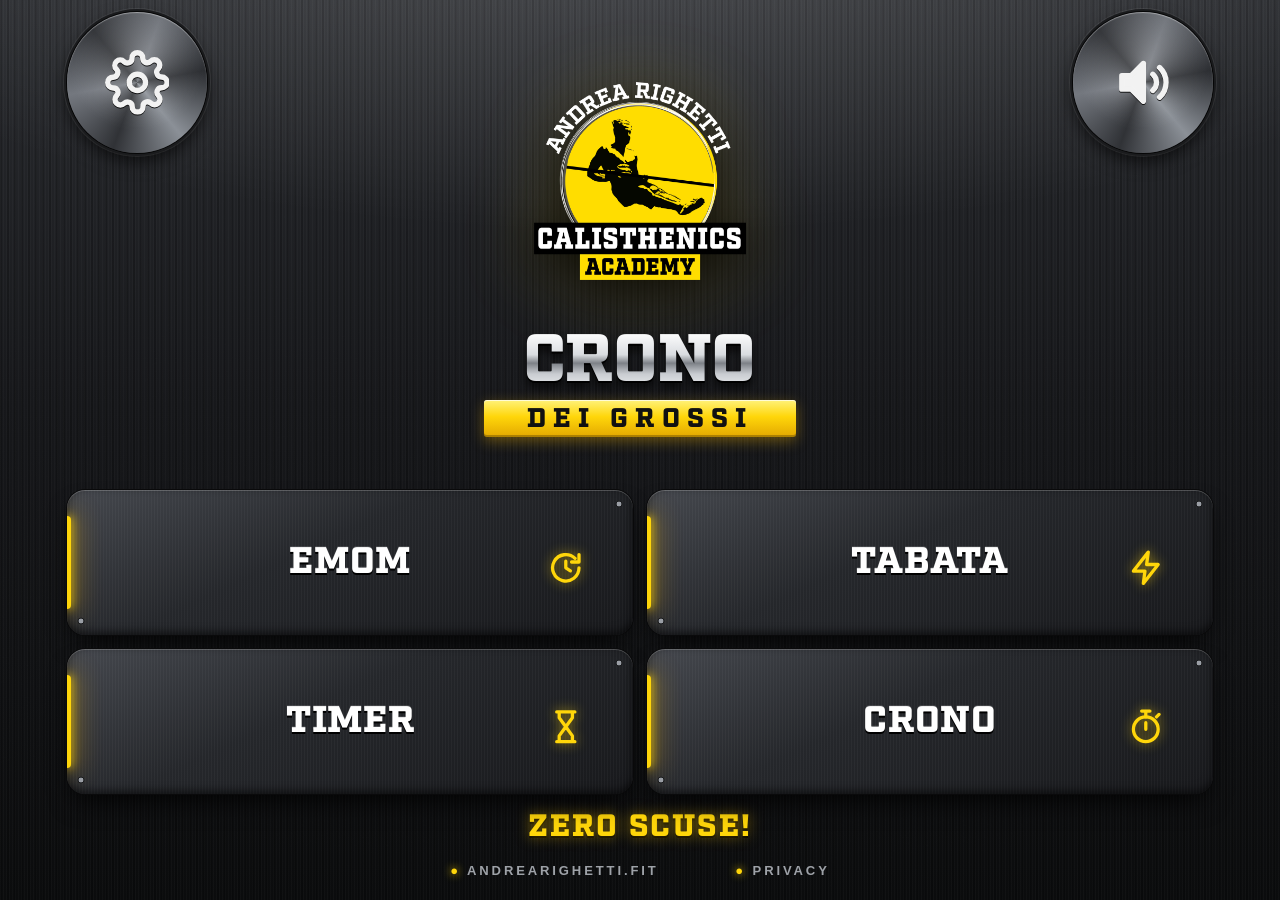
<file: index.html>
<!doctype html>
<html lang="it">
<head>
<meta charset="utf-8">
<meta name="viewport" content="width=device-width, initial-scale=1, viewport-fit=cover">
<meta name="theme-color" content="#0a0a0a">
<meta name="apple-mobile-web-app-capable" content="yes">
<meta name="mobile-web-app-capable" content="yes">
<meta name="apple-mobile-web-app-status-bar-style" content="black-translucent">
<meta name="apple-mobile-web-app-title" content="Crono dei Grossi">
<meta name="description" content="Il timer per gli allenamenti di Andrea Righetti Calisthenics Academy: EMOM, TABATA, TIMER e CRONO.">
<title>Crono dei Grossi</title>
<link rel="manifest" href="manifest.webmanifest">
<link rel="apple-touch-icon" href="assets/icona-180.png">
<link rel="icon" type="image/png" href="assets/icona-192.png">
<link rel="preload" href="assets/Factoria-W00-Black.ttf" as="font" type="font/ttf" crossorigin>
<link rel="stylesheet" href="css/base.css">
<link rel="stylesheet" href="css/acciaio.css">
<link rel="stylesheet" href="css/acciaio-v2.css">
<link rel="stylesheet" href="css/app.css">
</head>
<body class="p-acciaio v2">

<!-- HOME -->
<section class="screen home" id="home">
  <div class="bg"></div><div class="fx"></div>
  <div class="ui">
    <header class="top">
      <button class="icon-btn" data-go="set" aria-label="Impostazioni"><svg viewBox="0 0 24 24" fill="none" stroke="currentColor" stroke-width="2" stroke-linecap="round" stroke-linejoin="round"><use href="#i-gear"/></svg></button>
      <button class="icon-btn voice-btn" aria-label="Voci attive" aria-pressed="true"><svg viewBox="0 0 24 24" fill="none" stroke="currentColor" stroke-width="2" stroke-linecap="round" stroke-linejoin="round"><use href="#i-sound"/></svg></button>
    </header>
    <img class="logo" src="assets/logo-ombra.png" alt="Andrea Righetti Calisthenics Academy">
    <section class="brand"><h1 class="title"><span class="t1" data-text="CRONO">CRONO</span><span class="t2">DEI GROSSI</span></h1></section>
    <nav class="modes">
      <button class="mode m-emom" data-mode="emom"><span class="mode-ico"><svg viewBox="0 0 24 24" fill="none" stroke="currentColor" stroke-width="2" stroke-linecap="round" stroke-linejoin="round"><path d="M20 12a8 8 0 1 1-2.4-5.7"/><path d="M20 4v4.5h-4.5"/><path d="M12 8v4l2.8 1.8"/></svg></span><span class="mode-name">EMOM</span></button>
      <button class="mode m-tabata" data-mode="tabata"><span class="mode-ico"><svg viewBox="0 0 24 24" fill="none" stroke="currentColor" stroke-width="2" stroke-linejoin="round"><path d="M13.5 2.5L4.5 14h7l-1 7.5 9-11.5h-7z"/></svg></span><span class="mode-name">TABATA</span></button>
      <button class="mode m-timer" data-mode="timer"><span class="mode-ico"><svg viewBox="0 0 24 24" fill="none" stroke="currentColor" stroke-width="2" stroke-linecap="round" stroke-linejoin="round"><path d="M6.5 3h11M6.5 21h11M8 3v3.5L12 12l-4 5.5V21M16 3v3.5L12 12l4 5.5V21"/></svg></span><span class="mode-name">TIMER</span></button>
      <button class="mode m-crono" data-mode="crono"><span class="mode-ico"><svg viewBox="0 0 24 24" fill="none" stroke="currentColor" stroke-width="2" stroke-linecap="round" stroke-linejoin="round"><circle cx="12" cy="13.5" r="7.5"/><path d="M12 13.5V9.5M9.5 2.5h5M12 2.5V6M18.5 6l1.5-1.5"/></svg></span><span class="mode-name">CRONO</span></button>
    </nav>
    <p class="motto">ZERO SCUSE!</p>
    <footer class="foot"><a href="https://www.andrearighetti.fit/" target="_blank" rel="noopener">ANDREARIGHETTI.FIT</a><a href="https://www.andrearighetti.fit/crono-dei-grossi/privacy/" target="_blank" rel="noopener">PRIVACY</a></footer>
  </div>
</section>

<!-- CONTATORE -->
<section class="screen run" id="run" hidden>
  <div class="bg"></div><div class="fx"></div>
  <div class="ui">
    <header class="top bar">
      <button class="icon-btn" data-back aria-label="Indietro"><svg viewBox="0 0 24 24" fill="none" stroke="currentColor" stroke-width="2.4" stroke-linecap="round" stroke-linejoin="round"><path d="M15 5l-7 7 7 7"/></svg></button>
      <img class="logo" src="assets/logo-ombra.png" alt="Andrea Righetti Calisthenics Academy">
      <button class="icon-btn voice-btn" aria-label="Voci attive" aria-pressed="true"><svg viewBox="0 0 24 24" fill="none" stroke="currentColor" stroke-width="2" stroke-linecap="round" stroke-linejoin="round"><use href="#i-sound"/></svg></button>
    </header>
    <div class="clock">
      <h2 class="run-mode" id="run-name">EMOM</h2>
      <div class="ring">
        <svg viewBox="0 0 200 200"><defs>
          <linearGradient id="gy" x1="0" y1="0" x2="1" y2="1"><stop offset="0" stop-color="#fff3a6"/><stop offset=".45" stop-color="#ffd60a"/><stop offset="1" stop-color="#ff9f00"/></linearGradient>
          <linearGradient id="gb" x1="0" y1="0" x2="1" y2="1"><stop offset="0" stop-color="#e2f7ff"/><stop offset=".45" stop-color="#4cc9ff"/><stop offset="1" stop-color="#0a84ff"/></linearGradient>
        </defs><g class="ticks" id="ticks"></g>
        <circle class="track" cx="100" cy="100" r="88"/>
        <circle class="prog" id="prog" cx="100" cy="100" r="88" stroke-dasharray="552.92" stroke-dashoffset="0"/></svg>
        <span class="phase" id="phase"></span>
        <div class="digits" id="digits"></div>
        <div class="round" id="round"><b id="round-n">1</b>/ <span id="round-t">10</span></div>
        <div class="cycle" id="cycle" hidden>CICLO <b id="cycle-n">1</b>/ <span id="cycle-t">1</span></div>
      </div>
    </div>
    <div class="segments" id="segments"></div>
    <div class="controls">
      <button class="ctl ctl-reset" id="btn-reset"><span class="knob"><svg viewBox="0 0 24 24" fill="none" stroke="currentColor" stroke-width="2.4" stroke-linecap="round" stroke-linejoin="round"><path d="M4.5 12a7.5 7.5 0 1 0 2.2-5.3"/><path d="M4.5 4.5v4.5H9"/></svg></span><span>Reset</span></button>
      <button class="ctl ctl-main" id="btn-main"><span class="knob"><svg viewBox="0 0 24 24" fill="currentColor"><use id="main-ico" href="#i-play"/></svg></span><span id="main-label">Start</span></button>
      <button class="ctl ctl-set" id="btn-set"><span class="knob"><svg viewBox="0 0 24 24" fill="none" stroke="currentColor" stroke-width="2" stroke-linecap="round" stroke-linejoin="round"><use href="#i-gear"/></svg></span><span>Imposta</span></button>
    </div>
  </div>

  <!-- fine esercizio -->
  <div class="boom" id="boom" hidden>
    <canvas class="boom-fx" id="boom-fx"></canvas>
    <div class="flash"></div>
    <div class="wave"></div>
    <div class="fire"></div>
    <svg class="bomb" viewBox="0 0 120 120" aria-hidden="true">
      <defs>
        <radialGradient id="b-body" cx="38%" cy="32%" r="75%"><stop offset="0" stop-color="#8a8f99"/><stop offset=".18" stop-color="#3a3d44"/><stop offset=".55" stop-color="#15161a"/><stop offset="1" stop-color="#000"/></radialGradient>
        <radialGradient id="b-rim" cx="50%" cy="50%" r="50%"><stop offset=".78" stop-color="#000" stop-opacity="0"/><stop offset="1" stop-color="#6b7fa8" stop-opacity=".55"/></radialGradient>
        <linearGradient id="b-cap" x1="0" y1="0" x2="1" y2="0"><stop offset="0" stop-color="#3b3e45"/><stop offset=".35" stop-color="#c9ccd1"/><stop offset=".6" stop-color="#6b6f76"/><stop offset="1" stop-color="#202226"/></linearGradient>
        <radialGradient id="b-spark" cx="50%" cy="50%" r="50%"><stop offset="0" stop-color="#fff"/><stop offset=".35" stop-color="#fff27a"/><stop offset=".7" stop-color="#ff9f00" stop-opacity=".8"/><stop offset="1" stop-color="#ff5a00" stop-opacity="0"/></radialGradient>
      </defs>
      <path class="fuse" d="M78 30 C 86 18, 96 22, 98 12" fill="none" stroke="#c8a36a" stroke-width="4.5" stroke-linecap="round"/>
      <path d="M78 30 C 86 18, 96 22, 98 12" fill="none" stroke="#7a5a2e" stroke-width="4.5" stroke-linecap="round" stroke-dasharray="2 3" opacity=".6"/>
      <circle cx="54" cy="70" r="40" fill="url(#b-body)"/>
      <circle cx="54" cy="70" r="40" fill="url(#b-rim)"/>
      <ellipse cx="40" cy="52" rx="12" ry="7" fill="#fff" opacity=".35" transform="rotate(-35 40 52)"/>
      <ellipse cx="36" cy="49" rx="4" ry="2.4" fill="#fff" opacity=".8" transform="rotate(-35 36 49)"/>
      <g transform="rotate(38 76 36)"><rect x="66" y="26" width="20" height="14" rx="3" fill="url(#b-cap)"/><rect x="66" y="26" width="20" height="3" rx="1.5" fill="#fff" opacity=".35"/></g>
      <circle class="spark" cx="98" cy="12" r="10" fill="url(#b-spark)"/>
    </svg>
    <div class="cloud">
      <svg viewBox="0 0 320 220" aria-hidden="true">
        <g class="puffs" fill="#fff" stroke="#111" stroke-width="7" stroke-linejoin="round">
          <circle cx="70" cy="130" r="52"/><circle cx="120" cy="80" r="60"/><circle cx="190" cy="72" r="64"/><circle cx="252" cy="118" r="54"/>
          <circle cx="220" cy="160" r="46"/><circle cx="150" cy="166" r="50"/><circle cx="92" cy="170" r="38"/>
        </g>
        <g fill="#fff"><circle cx="70" cy="130" r="48.5"/><circle cx="120" cy="80" r="56.5"/><circle cx="190" cy="72" r="60.5"/><circle cx="252" cy="118" r="50.5"/>
          <circle cx="220" cy="160" r="42.5"/><circle cx="150" cy="166" r="46.5"/><circle cx="92" cy="170" r="34.5"/><rect x="80" y="90" width="170" height="80"/></g>
        <g fill="#d9dde3"><path d="M40 150 q 30 30 70 22 q 40 20 80 4 q 40 12 70 -18 q -10 34 -60 40 q -40 14 -90 2 q -50 0 -70 -50z"/></g>
      </svg>
      <p class="cloud-txt">ZERO<br>SCUSE</p>
    </div>
    <div class="boom-actions">
      <button class="boom-btn" id="boom-home">HOME</button>
      <button class="boom-btn go" id="boom-again">ANCORA</button>
    </div>
  </div>
</section>

<!-- IMPOSTAZIONI -->
<section class="screen set" id="set" hidden>
  <div class="bg"></div><div class="fx"></div>
  <div class="ui">
    <header class="top bar">
      <button class="icon-btn" data-back aria-label="Indietro"><svg viewBox="0 0 24 24" fill="none" stroke="currentColor" stroke-width="2.4" stroke-linecap="round" stroke-linejoin="round"><path d="M15 5l-7 7 7 7"/></svg></button>
      <img class="logo" src="assets/logo-ombra.png" alt="Andrea Righetti Calisthenics Academy">
      <button class="icon-btn install-btn ghost" id="btn-install" aria-label="Salva l'app sul telefono"><svg viewBox="0 0 24 24" fill="none" stroke="currentColor" stroke-width="2" stroke-linecap="round" stroke-linejoin="round"><use href="#i-install"/></svg></button>
    </header>
    <nav class="tabs" id="tabs">
      <button class="tab" data-tab="emom">EMOM</button><button class="tab" data-tab="tabata">TABATA</button><button class="tab" data-tab="timer">TIMER</button>
    </nav>
    <div class="fields" id="fields"></div>
    <p class="total">DURATA TOTALE <b id="total">0:00</b></p>
    <button class="save" id="btn-save">SALVA</button>
  </div>

  <!-- salva l'app sul telefono -->
  <div class="sheet" id="sheet" hidden>
    <div class="sheet-dim" data-sheet-close></div>
    <div class="sheet-plate" role="dialog" aria-modal="true" aria-labelledby="sheet-title">
      <div class="sheet-ico">
        <svg class="sheet-arrow" viewBox="0 0 24 24" fill="none" stroke="currentColor" stroke-width="2.6" stroke-linecap="round" stroke-linejoin="round" aria-hidden="true"><path d="M12 3v15M6.5 12.5L12 18l5.5-5.5"/></svg>
        <img src="assets/icona-192.png" alt="">
      </div>
      <h2 class="sheet-title" id="sheet-title">SALVA L'APP SUL TELEFONO</h2>
      <p class="sheet-txt">Un tocco e il Crono è sulla Home come un'app vera: tutto schermo, parte subito e funziona anche senza internet.</p>
      <p class="sheet-how" id="sheet-how" hidden></p>
      <button class="save sheet-go" id="sheet-go">SALVA SUL TELEFONO</button>
      <button class="sheet-later" id="sheet-later" data-sheet-close>NON ORA</button>
    </div>
  </div>
</section>

<div class="turn" aria-hidden="true"><svg viewBox="0 0 24 24" fill="none" stroke="currentColor" stroke-width="2" stroke-linecap="round" stroke-linejoin="round"><rect x="7" y="2.5" width="10" height="19" rx="2.2"/><path d="M11 18.5h2"/></svg><p>GIRA IL TELEFONO</p></div>

<svg width="0" height="0" style="position:absolute" aria-hidden="true">
  <symbol id="i-gear" viewBox="0 0 24 24"><circle cx="12" cy="12" r="3"/><path d="M19.4 15a1.65 1.65 0 0 0 .33 1.82l.06.06a2 2 0 1 1-2.83 2.83l-.06-.06a1.65 1.65 0 0 0-1.82-.33 1.65 1.65 0 0 0-1 1.51V21a2 2 0 1 1-4 0v-.09A1.65 1.65 0 0 0 9 19.4a1.65 1.65 0 0 0-1.82.33l-.06.06a2 2 0 1 1-2.83-2.83l.06-.06a1.65 1.65 0 0 0 .33-1.82 1.65 1.65 0 0 0-1.51-1H3a2 2 0 1 1 0-4h.09A1.65 1.65 0 0 0 4.6 9a1.65 1.65 0 0 0-.33-1.82l-.06-.06a2 2 0 1 1 2.83-2.83l.06.06a1.65 1.65 0 0 0 1.82.33H9a1.65 1.65 0 0 0 1-1.51V3a2 2 0 1 1 4 0v.09a1.65 1.65 0 0 0 1 1.51 1.65 1.65 0 0 0 1.82-.33l.06-.06a2 2 0 1 1 2.83 2.83l-.06.06a1.65 1.65 0 0 0-.33 1.82V9a1.65 1.65 0 0 0 1.51 1H21a2 2 0 1 1 0 4h-.09a1.65 1.65 0 0 0-1.51 1z"/></symbol>
  <symbol id="i-sound" viewBox="0 0 24 24"><path d="M4 9.5v5h3.5L12 19V5L7.5 9.5z" fill="currentColor"/><path d="M15.5 9a4 4 0 0 1 0 6M18 6.5a7.5 7.5 0 0 1 0 11"/></symbol>
  <symbol id="i-mute" viewBox="0 0 24 24"><path d="M4 9.5v5h3.5L12 19V5L7.5 9.5z" fill="currentColor"/><path d="M16 9.5l5 5M21 9.5l-5 5"/></symbol>
  <symbol id="i-play" viewBox="0 0 24 24"><path d="M8 4.8v14.4a1 1 0 0 0 1.5.86l11.2-7.2a1 1 0 0 0 0-1.72L9.5 3.94A1 1 0 0 0 8 4.8z"/></symbol>
  <symbol id="i-pause" viewBox="0 0 24 24"><rect x="6" y="4.5" width="4.2" height="15" rx="1.2"/><rect x="13.8" y="4.5" width="4.2" height="15" rx="1.2"/></symbol>
  <symbol id="i-minus" viewBox="0 0 24 24"><path d="M6 12h12"/></symbol>
  <symbol id="i-plus" viewBox="0 0 24 24"><path d="M6 12h12M12 6v12"/></symbol>
  <!-- salva l'app (disegno di Albino, 27/10): freccia gialla che entra nella Home di un telefono e punta al posto giallo tra le app;
       sotto: menu ⋮ di Android e Condividi di iPhone per i passi a mano -->
  <symbol id="i-install" viewBox="0 0 24 24"><rect x="10" y="2.5" width="11" height="19" rx="2.6"/><g stroke="none" fill="currentColor"><rect x="12.2" y="5" width="2.6" height="2.6" rx=".7"/><rect x="16.2" y="5" width="2.6" height="2.6" rx=".7"/><rect x="12.2" y="9" width="2.6" height="2.6" rx=".7"/></g><rect x="16.2" y="9" width="2.6" height="2.6" rx=".7" stroke="none" style="fill: var(--y)"/><path d="M3.5 13C3.5 19 9.6 19.4 14.8 14.2M12.2 14.2h2.6v2.6" style="stroke: var(--y)"/></symbol>
  <symbol id="i-dots" viewBox="0 0 24 24"><circle cx="12" cy="5" r="2.2"/><circle cx="12" cy="12" r="2.2"/><circle cx="12" cy="19" r="2.2"/></symbol>
  <symbol id="i-share" viewBox="0 0 24 24"><path d="M8.5 9.5H7a2 2 0 0 0-2 2V19a2 2 0 0 0 2 2h10a2 2 0 0 0 2-2v-7.5a2 2 0 0 0-2-2h-1.5M12 14.5V2.5M8.5 6L12 2.5 15.5 6"/></symbol>
</svg>

<script src="js/app.js"></script>
</body>
</html>
</file>
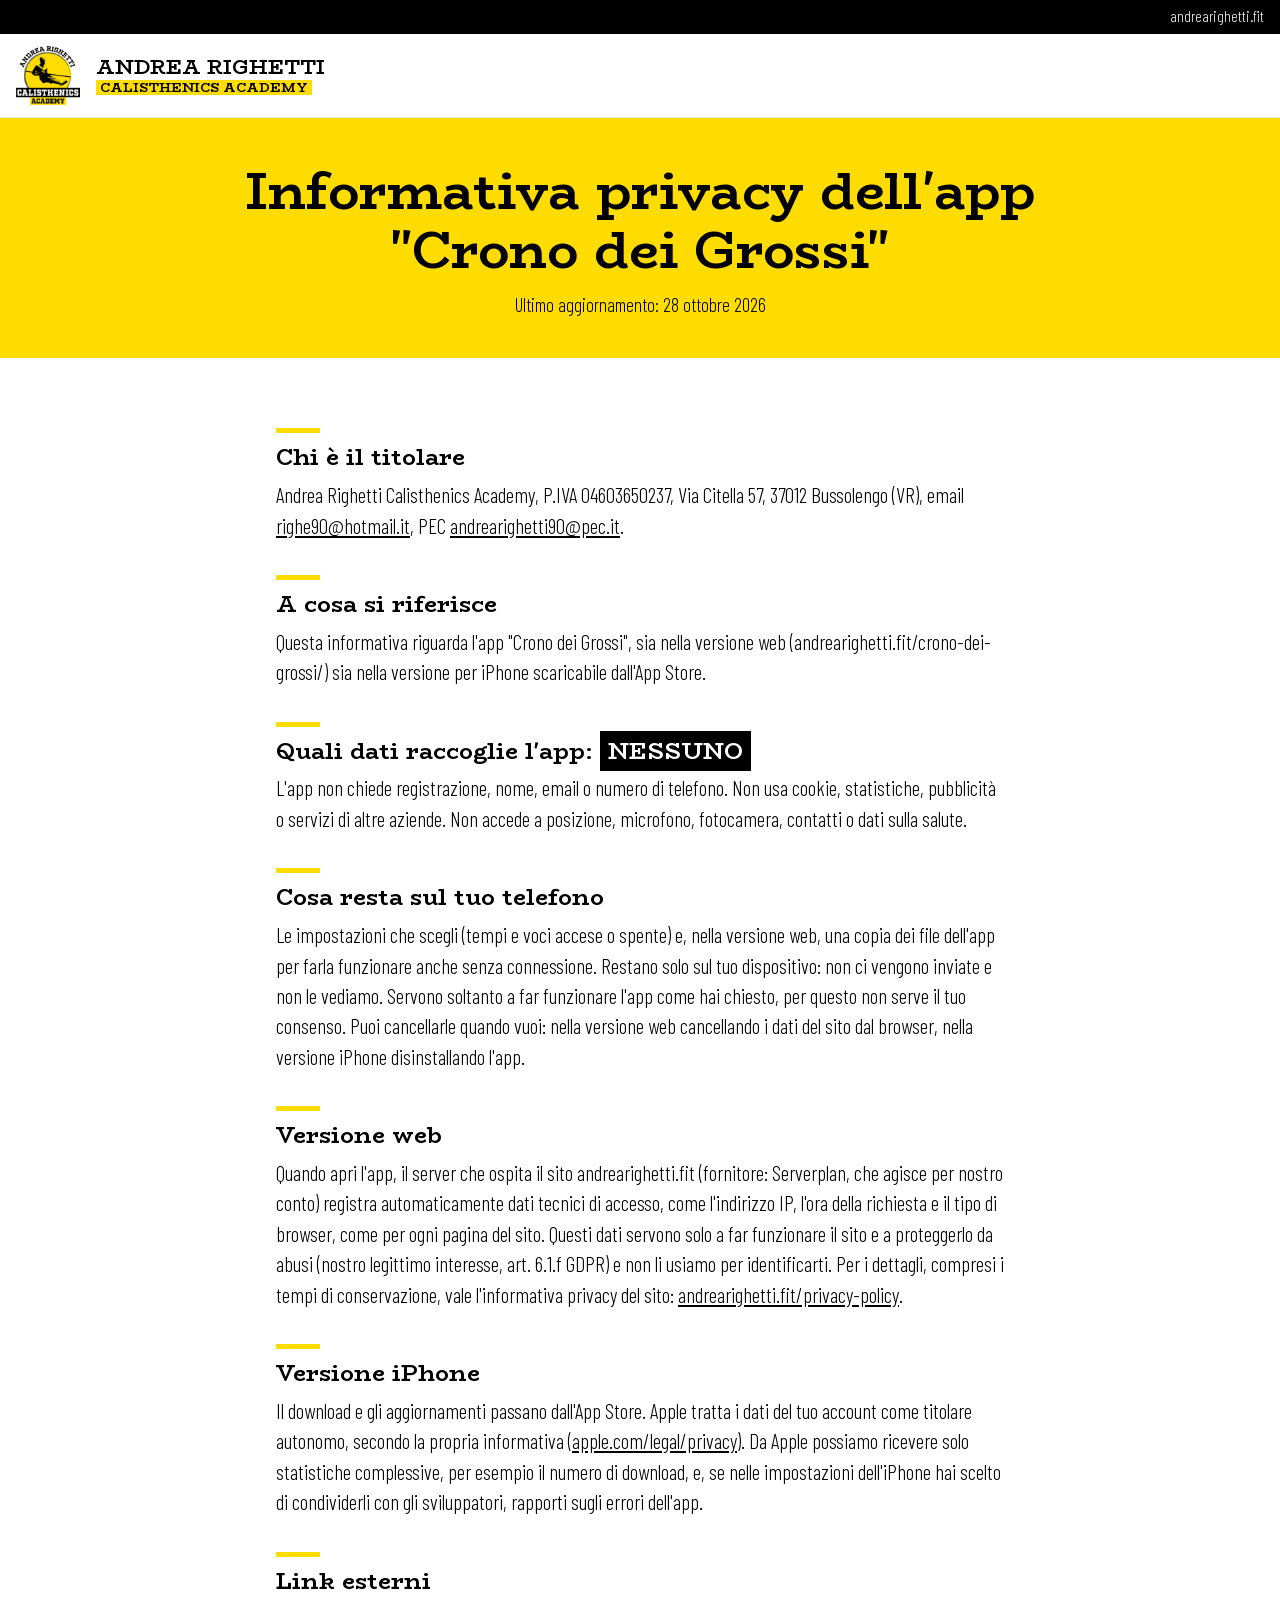
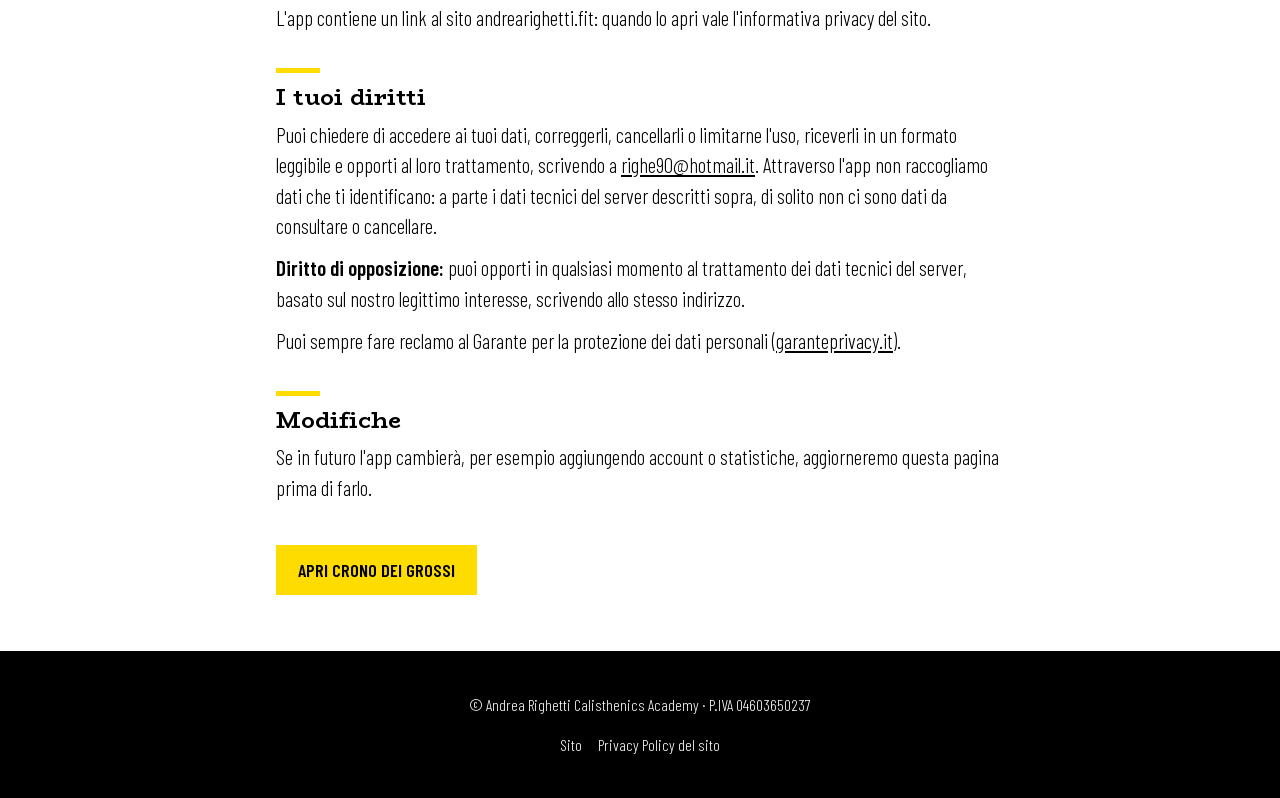
<file: privacy/index.html>
<!doctype html>
<html lang="it">
<head>
<meta charset="utf-8">
<meta name="viewport" content="width=device-width, initial-scale=1">
<title>Privacy – Crono dei Grossi | Andrea Righetti</title>
<meta name="description" content="Informativa privacy dell'app Crono dei Grossi di Andrea Righetti Calisthenics Academy.">
<link rel="icon" type="image/png" href="../assets/icona-192.png">
<style>
/* Pagina statica: nessun file esterno (niente Google Fonts, niente iubenda, niente statistiche) */
@font-face { font-family: "BioRhyme"; src: url("font/biorhyme-700.woff2") format("woff2"); font-weight: 700; font-display: swap; }
@font-face { font-family: "Barlow Condensed"; src: url("font/barlow-condensed-300.woff2") format("woff2"); font-weight: 300; font-display: swap; }
@font-face { font-family: "Barlow Condensed"; src: url("font/barlow-condensed-600.woff2") format("woff2"); font-weight: 600; font-display: swap; }
:root { --giallo: #ffdc00; --nero: #000; --bianco: #fff; --grigio: #333; }
* { box-sizing: border-box; }
html { -webkit-text-size-adjust: 100%; }
body { margin: 0; background: var(--bianco); color: var(--nero); font: 300 21px/1.45 "Barlow Condensed", "Arial Narrow", sans-serif; }
a { color: inherit; }
.barra { background: var(--nero); color: var(--bianco); font-size: 15px; padding: 6px 16px; text-align: right; }
.barra a { text-decoration: none; }
.testa { display: flex; align-items: center; gap: 16px; padding: 12px 16px; border-bottom: 1px solid #e5e5e5; }
.testa img { width: 64px; height: auto; display: block; }
.testa .nome { font: 700 20px/1.05 "BioRhyme", Georgia, serif; text-transform: uppercase; text-decoration: none; }
.testa .nome span { display: block; font-size: 13px; color: var(--nero); background: var(--giallo); padding: 1px 4px; width: max-content; margin-top: 3px; }
.titolo { background: var(--giallo); padding: 44px 16px 40px; text-align: center; }
.titolo h1 { margin: 0 auto; max-width: 820px; font: 700 clamp(30px, 6vw, 52px)/1.12 "BioRhyme", Georgia, serif; }
.titolo p { margin: 12px 0 0; font-size: 19px; }
main { max-width: 760px; margin: 0 auto; padding: 36px 16px 56px; }
h2 { font: 700 23px/1.25 "BioRhyme", Georgia, serif; margin: 34px 0 8px; }
h2::before { content: ""; display: block; width: 44px; height: 5px; background: var(--giallo); margin-bottom: 10px; }
main p { margin: 0 0 12px; }
strong { font-weight: 600; }
.nessuno { background: var(--nero); color: var(--bianco); padding: 2px 8px; font-weight: 600; text-transform: uppercase; }
.torna { display: inline-block; margin-top: 30px; background: var(--giallo); color: var(--nero); font-weight: 600; font-size: 18px; text-transform: uppercase; text-decoration: none; padding: 12px 22px; }
footer { background: var(--nero); color: var(--bianco); font-size: 16px; padding: 26px 16px; text-align: center; }
footer a { text-decoration: none; margin: 0 8px; }
@media (max-width: 480px) { body { font-size: 19px; } .titolo { padding: 32px 16px 28px; } }
</style>
</head>
<body>
<div class="barra"><a href="https://www.andrearighetti.fit/">andrearighetti.fit</a></div>
<header class="testa">
  <a href="https://www.andrearighetti.fit/"><img src="logo.png" alt="Andrea Righetti Calisthenics Academy" width="64" height="60"></a>
  <a class="nome" href="https://www.andrearighetti.fit/">Andrea Righetti<span>Calisthenics Academy</span></a>
</header>

<section class="titolo">
  <h1>Informativa privacy dell'app "Crono dei Grossi"</h1>
  <p>Ultimo aggiornamento: 28 ottobre 2026</p>
</section>

<main>
  <h2>Chi è il titolare</h2>
  <p>Andrea Righetti Calisthenics Academy, P.IVA 04603650237, Via Citella 57, 37012 Bussolengo (VR), email <a href="mailto:righe90@hotmail.it">righe90@hotmail.it</a>, PEC <a href="mailto:andrearighetti90@pec.it">andrearighetti90@pec.it</a>.</p>

  <h2>A cosa si riferisce</h2>
  <p>Questa informativa riguarda l'app "Crono dei Grossi", sia nella versione web (andrearighetti.fit/crono-dei-grossi/) sia nella versione per iPhone scaricabile dall'App Store.</p>

  <h2>Quali dati raccoglie l'app: <span class="nessuno">nessuno</span></h2>
  <p>L'app non chiede registrazione, nome, email o numero di telefono. Non usa cookie, statistiche, pubblicità o servizi di altre aziende. Non accede a posizione, microfono, fotocamera, contatti o dati sulla salute.</p>

  <h2>Cosa resta sul tuo telefono</h2>
  <p>Le impostazioni che scegli (tempi e voci accese o spente) e, nella versione web, una copia dei file dell'app per farla funzionare anche senza connessione. Restano solo sul tuo dispositivo: non ci vengono inviate e non le vediamo. Servono soltanto a far funzionare l'app come hai chiesto, per questo non serve il tuo consenso. Puoi cancellarle quando vuoi: nella versione web cancellando i dati del sito dal browser, nella versione iPhone disinstallando l'app.</p>

  <h2>Versione web</h2>
  <p>Quando apri l'app, il server che ospita il sito andrearighetti.fit (fornitore: Serverplan, che agisce per nostro conto) registra automaticamente dati tecnici di accesso, come l'indirizzo IP, l'ora della richiesta e il tipo di browser, come per ogni pagina del sito. Questi dati servono solo a far funzionare il sito e a proteggerlo da abusi (nostro legittimo interesse, art. 6.1.f GDPR) e non li usiamo per identificarti. Per i dettagli, compresi i tempi di conservazione, vale l'informativa privacy del sito: <a href="https://www.andrearighetti.fit/privacy-policy/">andrearighetti.fit/privacy-policy</a>.</p>

  <h2>Versione iPhone</h2>
  <p>Il download e gli aggiornamenti passano dall'App Store. Apple tratta i dati del tuo account come titolare autonomo, secondo la propria informativa (<a href="https://www.apple.com/legal/privacy/">apple.com/legal/privacy</a>). Da Apple possiamo ricevere solo statistiche complessive, per esempio il numero di download, e, se nelle impostazioni dell'iPhone hai scelto di condividerli con gli sviluppatori, rapporti sugli errori dell'app.</p>

  <h2>Link esterni</h2>
  <p>L'app contiene un link al sito andrearighetti.fit: quando lo apri vale l'informativa privacy del sito.</p>

  <h2>I tuoi diritti</h2>
  <p>Puoi chiedere di accedere ai tuoi dati, correggerli, cancellarli o limitarne l'uso, riceverli in un formato leggibile e opporti al loro trattamento, scrivendo a <a href="mailto:righe90@hotmail.it">righe90@hotmail.it</a>. Attraverso l'app non raccogliamo dati che ti identificano: a parte i dati tecnici del server descritti sopra, di solito non ci sono dati da consultare o cancellare.</p>
  <p><strong>Diritto di opposizione:</strong> puoi opporti in qualsiasi momento al trattamento dei dati tecnici del server, basato sul nostro legittimo interesse, scrivendo allo stesso indirizzo.</p>
  <p>Puoi sempre fare reclamo al Garante per la protezione dei dati personali (<a href="https://www.garanteprivacy.it/">garanteprivacy.it</a>).</p>

  <h2>Modifiche</h2>
  <p>Se in futuro l'app cambierà, per esempio aggiungendo account o statistiche, aggiorneremo questa pagina prima di farlo.</p>

  <a class="torna" href="../">Apri Crono dei Grossi</a>
</main>

<footer>
  <p>© Andrea Righetti Calisthenics Academy · P.IVA 04603650237</p>
  <p><a href="https://www.andrearighetti.fit/">Sito</a><a href="https://www.andrearighetti.fit/privacy-policy/">Privacy Policy del sito</a></p>
</footer>
</body>
</html>
</file>
<file: css/base.css>
/* Base: struttura fluida delle schermate (ripresa dalla grafica approvata, senza le parti del visore) */
@font-face {
  font-family: "Factoria";
  src: url("../assets/Factoria-W00-Black.ttf") format("truetype");
  font-display: block;
}

:root {
  --y: #ffd60a;
  --y2: #ffb800;
  --k: #0a0a0a;
  --sans: -apple-system, BlinkMacSystemFont, "SF Pro Text", Roboto, "Segoe UI", sans-serif;
  --sat: calc(env(safe-area-inset-top, 0px) + 12px);     /* spazio sicuro in alto (tacca, isola) */
  --sab: calc(env(safe-area-inset-bottom, 0px) + 12px);  /* spazio sicuro in basso (barra home) */
  --gut: 5.2cqw;            /* margine laterale */
}

* { box-sizing: border-box; margin: 0; padding: 0; }
html, body { height: 100%; overflow: hidden; overscroll-behavior: none; }
.screen {
  position: fixed; inset: 0; width: 100vw; height: 100vh; height: 100dvh; overflow: hidden;
  container-type: size; background: var(--k);
}
.screen[hidden] { display: none; }
body {
  background: #0d0d0e;
  color: #fff;
  font-family: var(--sans);
  -webkit-font-smoothing: antialiased;
  -webkit-tap-highlight-color: transparent;
}
a { color: inherit; text-decoration: none; }
button { font: inherit; color: inherit; background: none; border: 0; cursor: pointer; }
svg { display: block; }



/* ---------- Struttura fluida delle schermate ---------- */
.bg, .fx { position: absolute; inset: 0; pointer-events: none; }
.bg { z-index: 0; }
.fx { z-index: 1; }
.ui {
  position: absolute; inset: 0; z-index: 2;
  display: flex; flex-direction: column; min-height: 0;
  padding: var(--sat) var(--gut) var(--sab);
}

.top { flex: 0 0 auto; display: flex; align-items: center; justify-content: space-between; gap: 3cqw; height: max(48px, 7cqh); }
.icon-btn { width: max(44px, 11cqw); height: max(44px, 11cqw); display: grid; place-items: center; border-radius: 50%; flex: 0 0 auto; }
.icon-btn svg { width: 46%; height: 46%; }

/* Home */
.brand { flex: 1.15 1 0; min-height: 0; display: flex; flex-direction: column; align-items: center; justify-content: center; gap: 1.2cqh; }
.logo { height: min(19cqh, 44cqw); width: auto; min-height: 0; object-fit: contain; }
.title { display: flex; flex-direction: column; align-items: center; line-height: .9; text-align: center; }
.t1 { font: 400 min(15.5cqw, 7.4cqh)/.9 "Factoria", serif; letter-spacing: .01em; }
.t2 { font: 400 min(6.2cqw, 3cqh)/1 "Factoria", serif; letter-spacing: .22em; margin-top: .8cqh; }

.modes { flex: 1.6 1 0; min-height: 0; display: grid; grid-template-columns: 1fr 1fr; grid-template-rows: 1fr 1fr; gap: min(3.4cqw, 1.6cqh); margin-top: 1.6cqh; }
.mode { position: relative; min-height: 0; container-type: inline-size; display: flex; flex-direction: column; justify-content: flex-end; padding: min(4.4cqw, 2.2cqh); overflow: hidden; }
.mode-ico { position: absolute; top: 9cqi; right: 9cqi; width: min(17cqi, 4.4cqh); height: min(17cqi, 4.4cqh); }
.mode-ico svg { width: 100%; height: 100%; }
.mode-name { font: 400 min(16cqi, 4.1cqh)/1 "Factoria", serif; letter-spacing: .02em; white-space: nowrap; }

.foot { flex: 0 0 auto; display: flex; justify-content: center; padding-top: min(3cqw, 1.5cqh); }
.foot a { font: 700 max(11px, min(3cqw, 1.45cqh))/1 var(--sans); letter-spacing: .22em; padding: 1.2cqh 3cqw; }

/* Timer in corso */
.run-mode { font: 400 min(7cqw, 3.4cqh)/1 "Factoria", serif; letter-spacing: .06em; }
.phase { font: 400 min(7.6cqw, 3.7cqh)/1 "Factoria", serif; letter-spacing: .08em; padding: 1.1cqh 4cqw; }
.round { font: 700 max(12px, min(3.6cqw, 1.75cqh))/1 var(--sans); letter-spacing: .14em; }
.round b { font: 400 min(8cqw, 3.9cqh)/1 "Factoria", serif; letter-spacing: 0; margin: 0 .15em 0 .35em; }

.clock { flex: 1 1 0; min-height: 0; display: grid; place-items: center; container-type: size; }
.ring { position: relative; width: min(100cqw, 100cqh); aspect-ratio: 1; container-type: inline-size; display: grid; place-items: center; }
.ring > svg { position: absolute; inset: 0; width: 100%; height: 100%; rotate: -90deg; overflow: visible; }
.ring .track, .ring .prog { fill: none; }
.ring .prog { stroke-linecap: round; }
.digits { position: relative; display: flex; align-items: baseline; justify-content: center; font: 400 22cqw/1 "Factoria", serif; letter-spacing: .01em; }
.digits .ghost { display: none; }

.segments { flex: 0 0 auto; display: flex; gap: 1.6cqw; margin: 1.4cqh 0 2.2cqh; }
.segments i { flex: 1; height: max(6px, .9cqh); display: block; }

.controls { flex: 0 0 auto; display: flex; align-items: center; justify-content: space-between; padding: 0 2cqw; }
.ctl { display: flex; flex-direction: column; align-items: center; gap: .8cqh; }
.ctl .knob { width: max(56px, 16cqw); height: max(56px, 16cqw); border-radius: 50%; display: grid; place-items: center; }
.ctl .knob svg { width: 40%; height: 40%; }
.ctl span { font: 700 max(10px, min(2.8cqw, 1.35cqh))/1 var(--sans); letter-spacing: .16em; text-transform: uppercase; opacity: .7; }
.ctl-main .knob { width: max(80px, 24cqw); height: max(80px, 24cqw); }

/* Texture di grana riutilizzabile */
:root {
  --noise: url("data:image/svg+xml;utf8,<svg xmlns='http://www.w3.org/2000/svg' width='180' height='180'><filter id='n'><feTurbulence type='fractalNoise' baseFrequency='.85' numOctaves='3' stitchTiles='stitch'/><feColorMatrix values='0 0 0 0 1  0 0 0 0 1  0 0 0 0 1  0 0 0 .55 0'/></filter><rect width='100%' height='100%' filter='url(%23n)'/></svg>");
  --noise-dark: url("data:image/svg+xml;utf8,<svg xmlns='http://www.w3.org/2000/svg' width='240' height='240'><filter id='n'><feTurbulence type='fractalNoise' baseFrequency='.55' numOctaves='4' stitchTiles='stitch'/><feColorMatrix values='0 0 0 0 0  0 0 0 0 0  0 0 0 0 0  0 0 0 .9 -.1'/></filter><rect width='100%' height='100%' filter='url(%23n)'/></svg>");
}
</file>
<file: css/acciaio.css>
/* ACCIAIO: metallo spazzolato, placche lavorate, LED gialli (grafica approvata) */
.p-acciaio .bg {
  background:
    radial-gradient(120% 60% at 50% -10%, rgba(255,255,255,.16), transparent 60%),
    repeating-linear-gradient(90deg, rgba(255,255,255,.025) 0 1px, transparent 1px 3px),
    repeating-linear-gradient(90deg, rgba(0,0,0,.18) 0 2px, transparent 2px 7px),
    linear-gradient(180deg, #2a2c30 0%, #17181b 45%, #0b0c0d 100%);
}
/* grana: piastrella PNG fissa (prima era una texture SVG calcolata + mix-blend-mode: overlay, sospettati dello sfarfallio su iPhone);
   la trasparenza della piastrella è ridotta a 0,18 per dare con la fusione normale circa la stessa schiaritura dell'overlay sul fondo scuro (scarto misurato sotto 1/255) */
.p-acciaio .fx { background: url("../assets/grana.png") 0 0 / 180px 180px; opacity: .07; }
.p-acciaio .fx::after {
  content: ""; position: absolute; inset: 0;
  background: radial-gradient(140% 90% at 50% 45%, transparent 55%, rgba(0,0,0,.75));
}

/* pulsanti tondi lavorati */
.p-acciaio .icon-btn,
.p-acciaio .ctl .knob {
  background:
    radial-gradient(circle at 50% 35%, rgba(255,255,255,.22), transparent 60%),
    conic-gradient(from 20deg, #6b6f76, #2b2d31, #8b9097, #303236, #74787f, #2a2c30, #6b6f76);
  box-shadow: 0 0 0 1px rgba(0,0,0,.8), 0 0 0 3px #1a1b1d, 0 0 0 4px rgba(255,255,255,.08), 0 8px 18px rgba(0,0,0,.7), inset 0 1px 1px rgba(255,255,255,.4);
  color: #f2f2f2;
}
.p-acciaio .icon-btn svg { filter: drop-shadow(0 1px 0 rgba(0,0,0,.8)); }

/* marchio */
/* le due ombre del logo (prima filter: drop-shadow(0 10px 22px rgba(0,0,0,.8)) drop-shadow(0 0 30px rgba(255,214,10,.18)))
   sono disegnate dentro assets/logo-ombra.png: il filtro faceva sparire il logo per singoli fotogrammi su iPhone.
   Il PNG ha 280 px trasparenti per lato attorno al logo 800x746: misure e margini negativi in acciaio-v2.css.
   position: relative lo disegna sopra le scritte che seguono (es. EMOM sotto la barra), come faceva il filtro */
.p-acciaio .logo { position: relative; }
/* titolo senza filter (prima filter: drop-shadow(0 2px 0 #000) drop-shadow(0 6px 10px rgba(0,0,0,.7))):
   la scritta trasparente porta solo l'ombra; il gradiente sta su una copia sovrapposta (::after),
   perché un text-shadow sulla scritta col gradiente ritagliato verrebbe disegnato sopra il gradiente.
   position: relative tiene l'ombra sopra la targhetta DEI GROSSI, come faceva il filtro */
.p-acciaio .t1 { position: relative; color: transparent; text-shadow: 0 2px 0 #000, 0 7px 10px rgba(0,0,0,.7); }
.p-acciaio .t1::after {
  content: attr(data-text); position: absolute; inset: 0; text-shadow: none;
  background: linear-gradient(180deg, #ffffff 0%, #d9dce0 38%, #7d8187 52%, #c9ccd1 70%, #f4f5f6 100%);
  -webkit-background-clip: text; background-clip: text; color: transparent;
}
.p-acciaio .t2 {
  color: #111; padding: .7cqh 3.4cqw .5cqh; letter-spacing: .26em;
  background: linear-gradient(180deg, #fff27a, #ffd60a 45%, #e3a800);
  box-shadow: inset 0 1px 0 rgba(255,255,255,.7), inset 0 -2px 0 rgba(0,0,0,.25), 0 4px 14px rgba(255,190,0,.35);
  border-radius: 3px;
}

/* placche delle modalità */
.p-acciaio .mode {
  border-radius: 18px;
  background:
    repeating-linear-gradient(90deg, rgba(255,255,255,.03) 0 1px, transparent 1px 3px),
    linear-gradient(155deg, #45484e 0%, #25272b 42%, #18191c 100%);
  box-shadow:
    inset 0 1px 0 rgba(255,255,255,.22), inset 0 -3px 8px rgba(0,0,0,.6),
    0 0 0 1px #0a0a0b, 0 14px 26px -8px rgba(0,0,0,.85);
}
.p-acciaio .mode::before { /* striscia LED */
  content: ""; position: absolute; left: 0; top: 18%; bottom: 18%; width: 4px; border-radius: 0 4px 4px 0;
  background: var(--y); box-shadow: 0 0 10px 1px rgba(255,214,10,.9), 0 0 26px 4px rgba(255,180,0,.45);
}
.p-acciaio .mode::after { /* viti */
  content: ""; position: absolute; inset: 9px; pointer-events: none;
  background:
    radial-gradient(circle at 5px 5px, #9a9ea5 0 2.4px, #1a1b1d 2.6px 3.4px, transparent 3.6px) top left / 10px 10px no-repeat,
    radial-gradient(circle at 5px 5px, #9a9ea5 0 2.4px, #1a1b1d 2.6px 3.4px, transparent 3.6px) bottom right / 10px 10px no-repeat;
}
.p-acciaio .mode-ico { color: var(--y); filter: drop-shadow(0 0 6px rgba(255,214,10,.6)); top: auto; bottom: 9cqi; }
.p-acciaio .mode-name { color: #fff; text-shadow: 0 2px 0 #000, 0 -1px 0 rgba(255,255,255,.15); }
.p-acciaio .mode { justify-content: center; }
.p-acciaio .foot a { color: #9ea2a8; }
.p-acciaio .foot a::before { content: "● "; color: var(--y); text-shadow: 0 0 8px var(--y); }

/* timer */
.p-acciaio .run-mode { color: #fff; }
.p-acciaio .phase {
  color: #111; border-radius: 10px;
  background: linear-gradient(180deg, #fff27a, #ffd60a 45%, #e3a800);
  box-shadow: inset 0 1px 0 rgba(255,255,255,.7), 0 0 22px rgba(255,200,0,.45);
}
.p-acciaio .round { color: #c9ccd1; }
.p-acciaio .round b { color: #fff; }

.p-acciaio .ring {
  width: min(96cqw, 96cqh); border-radius: 50%;
  background:
    radial-gradient(circle, #050505 0 68%, transparent 68.3%),
    conic-gradient(from 0deg, #7c8088, #2b2d31, #a9adb4, #303236, #8a8e95, #25272b, #7c8088);
  box-shadow: 0 0 0 2px #000, 0 24px 50px rgba(0,0,0,.8), inset 0 2px 2px rgba(255,255,255,.35);
}
.p-acciaio .ring::before { /* vetro del quadrante */
  content: ""; position: absolute; inset: 16%; border-radius: 50%;
  background: radial-gradient(circle at 50% 20%, rgba(255,255,255,.12), transparent 50%), radial-gradient(circle, #111 0%, #030303 70%);
  box-shadow: inset 0 6px 20px rgba(0,0,0,.95), 0 0 0 2px #000;
}
.p-acciaio .ring > svg { inset: 7%; width: 86%; height: 86%; }
.p-acciaio .ticks line { stroke: rgba(255,255,255,.28); stroke-width: 1.2; }
.p-acciaio .ring .track { stroke: #0b0b0c; stroke-width: 12; }
.p-acciaio .ring .prog { stroke: url(#gy); stroke-width: 12; filter: drop-shadow(0 0 5px rgba(255,200,0,.9)); }
.p-acciaio .digits { font-size: 20.5cqw; color: var(--y); text-shadow: 0 0 18px rgba(255,200,0,.65), 0 0 2px #fff6b0; }

.p-acciaio .segments i { border-radius: 3px; background: #111214; box-shadow: inset 0 1px 3px #000, 0 1px 0 rgba(255,255,255,.08); }
.p-acciaio .segments i.done { background: #8a6d00; }
.p-acciaio .segments i.on { background: var(--y); box-shadow: 0 0 10px rgba(255,214,10,.9); }

.p-acciaio .ctl-main .knob {
  color: #111;
  background: radial-gradient(circle at 50% 30%, #fff7b0, #ffd60a 45%, #d89a00 100%);
  box-shadow: 0 0 0 4px #1a1b1d, 0 0 0 6px #6b6f76, 0 0 0 7px #000, 0 0 36px rgba(255,200,0,.45), inset 0 -4px 8px rgba(0,0,0,.25), inset 0 2px 2px rgba(255,255,255,.8);
}
.p-acciaio .ctl span { color: #c9ccd1; }
</file>
<file: css/acciaio-v2.css>
/* ACCIAIO versione 2: modifiche richieste dal cliente sopra acciaio.css */

/* misure condivise (risolte sullo schermo) */
.v2 .ui {
  --bh: max(44px, 11cqw);            /* pulsanti tondi in alto */
  --lh: min(22cqh, 50cqw);           /* altezza logo nella Home */
  --title: min(7cqw, 3.4cqh);        /* scritta EMOM / ZERO SCUSE! */
}
.v2 .icon-btn { width: var(--bh); height: var(--bh); }

/* ---------- HOME ---------- */
/* pulsanti sopra al logo; la parte alta della scritta ANDREA RIGHETTI (0,2% dell'altezza del logo) cade a metà dei pulsanti */
.v2 .home .top { position: absolute; z-index: 3; top: var(--sat); left: var(--gut); right: var(--gut); height: var(--bh); }
/* logo-ombra.png = logo 800x746 + 280 px trasparenti per lato (ombre): altezza x 1306/746 e margini negativi di 280/746,
   così la parte visibile del logo ha la stessa misura e posizione di prima */
.v2 .home .logo { flex: 0 0 auto; align-self: center; height: calc(var(--lh) * 1306 / 746); margin: calc(var(--lh) * -280 / 746); margin-top: calc(var(--bh) / 2 - var(--lh) * .002 - var(--lh) * 280 / 746); }
.v2 .home .brand { flex: 1 1 0; justify-content: center; }
.v2 .home .modes { flex: 1.45 1 0; margin-top: 0; }
.v2 .mode { justify-content: center; }
/* viti negli angoli liberi: in alto a destra e in basso a sinistra */
.p-acciaio.v2 .mode::after {
  background:
    radial-gradient(circle at 5px 5px, #9a9ea5 0 2.4px, #1a1b1d 2.6px 3.4px, transparent 3.6px) top right / 10px 10px no-repeat,
    radial-gradient(circle at 5px 5px, #9a9ea5 0 2.4px, #1a1b1d 2.6px 3.4px, transparent 3.6px) bottom left / 10px 10px no-repeat;
}
.v2 .motto {
  flex: 0 0 auto; text-align: center; margin-top: min(3.4cqw, 2cqh);
  font: 400 var(--title)/1 "Factoria", serif; letter-spacing: .06em; color: var(--y);
  text-shadow: 0 0 14px rgba(255,200,0,.55), 0 2px 0 #000;
}
.v2 .home .foot { padding-top: min(2.4cqw, 1.2cqh); }

/* ---------- barra in alto di timer e impostazioni: logo grande la metà, parte alta della scritta a metà dei pulsanti ---------- */
.v2 .top.bar { height: auto; align-items: flex-start; }
.v2 .top.bar .logo { height: calc(var(--lh) / 2 * 1306 / 746); width: auto; margin: calc(var(--lh) / 2 * -280 / 746); margin-top: calc(var(--bh) / 2 - var(--lh) * .001 - var(--lh) / 2 * 280 / 746); }
.v2 .icon-btn.ghost { visibility: hidden; }
.v2 .run-mode { flex: 0 0 auto; display: block; text-align: center; margin-top: 1.4cqh; font: 400 var(--title)/1 "Factoria", serif; letter-spacing: .06em; color: #fff; text-shadow: 0 2px 0 #000; }

/* ---------- TIMER ---------- */
/* --R = diametro del cerchio; il nome del contatore ha la stessa grandezza delle cifre (20,5% del cerchio)
   ed è centrato tra fondo del logo e cima del cerchio (.055em = scarto tra riquadro e inchiostro del font Factoria) */
.v2 .run .clock { display: flex; flex-direction: column; align-items: center; --R: min(96cqw, calc(94cqh / 1.205)); }
.p-acciaio.v2 .run .ring { flex: 0 0 auto; width: var(--R); }
.v2 .run .run-mode { flex: 1 1 0; min-height: 0; display: flex; align-items: center; justify-content: center; margin: 0; font-size: calc(var(--R) * .205); letter-spacing: .02em; padding-top: .11em; white-space: nowrap; }
.p-acciaio.v2 .ring .phase {
  position: absolute; top: 25%; left: 50%; translate: -50% 0;
  font-size: 7.92cqi; padding: 0; background: none; box-shadow: none; color: #fff; letter-spacing: .1em; text-shadow: 0 2px 0 #000;
}
.v2 .ring .round {
  position: absolute; bottom: 24%; left: 0; right: 0; display: flex; justify-content: center; align-items: baseline;
  font: 700 3.96cqi/1 var(--sans); letter-spacing: .14em; color: #c9ccd1;
}
.v2 .ring .round b { font: 400 8.36cqi/1 "Factoria", serif; letter-spacing: 0; margin: 0 .3em 0 0; color: #fff; }
.v2 .run .digits { translate: 0 1.5cqi; }

/* ---------- IMPOSTAZIONI ---------- */
/* stesso spazio (a inchiostro) tra fondo del logo e scritta e tra scritta e schede: inchiostro dal 9,5% al 79,5% della riga */
.v2 .set .run-mode { margin-top: calc(2.2cqh + var(--title) * .11); }
.v2 .tabs {
  flex: 0 0 auto; display: grid; grid-template-columns: repeat(3, 1fr); gap: 4px; padding: 4px; margin-top: 2.2cqh;
  border-radius: 14px; background: linear-gradient(180deg, #0c0d0e, #151618);
  box-shadow: inset 0 3px 8px rgba(0,0,0,.9), inset 0 -1px 0 rgba(255,255,255,.08), 0 0 0 1px #000;
}
.v2 .tab { height: max(44px, 6cqh); border-radius: 10px; font: 400 min(4.6cqw, 2.3cqh)/1 "Factoria", serif; letter-spacing: .06em; color: #8d9197; }
.v2 .tab.on {
  color: #111;
  background: linear-gradient(180deg, #fff27a, #ffd60a 45%, #e3a800);
  box-shadow: inset 0 1px 0 rgba(255,255,255,.7), 0 0 16px rgba(255,200,0,.4);
}
.v2 .fields { flex: 1 1 0; min-height: 0; display: flex; flex-direction: column; justify-content: center; gap: 2.4cqh; }
.v2 .field { display: flex; flex-direction: column; gap: 1cqh; }
.v2 .f-lab { font: 700 max(11px, min(3cqw, 1.45cqh))/1 var(--sans); letter-spacing: .18em; color: var(--y); padding-left: 1cqw; }
.v2 .f-row { display: flex; align-items: center; gap: 3cqw; }
.v2 .step {
  flex: 0 0 auto; width: var(--bh); height: var(--bh); border-radius: 50%; display: grid; place-items: center; color: #f2f2f2;
  background: radial-gradient(circle at 50% 35%, rgba(255,255,255,.22), transparent 60%), conic-gradient(from 20deg, #6b6f76, #2b2d31, #8b9097, #303236, #74787f, #2a2c30, #6b6f76);
  box-shadow: 0 0 0 1px rgba(0,0,0,.8), 0 0 0 3px #1a1b1d, 0 0 0 4px rgba(255,255,255,.08), 0 6px 14px rgba(0,0,0,.7), inset 0 1px 1px rgba(255,255,255,.4);
}
.v2 .step svg { width: 42%; height: 42%; }
.v2 .lcd {
  flex: 1 1 0; min-width: 0; display: flex; align-items: flex-start; justify-content: center; gap: 1.6cqw;
  padding: 1.2cqh 3cqw 1cqh; border-radius: 16px;
  background: linear-gradient(180deg, #050505, #0e0f10);
  box-shadow: inset 0 3px 10px rgba(0,0,0,.95), inset 0 -1px 0 rgba(255,255,255,.08), 0 0 0 1px #000, 0 0 0 3px #1f2023;
}
.v2 .tbox { display: flex; flex-direction: column; align-items: center; gap: .5cqh; }
.v2 .tbox b, .v2 .colon {
  position: relative; font: 400 min(11cqw, 5.2cqh)/1 "Factoria", serif; color: var(--y);
  text-shadow: 0 0 14px rgba(255,200,0,.55), 0 0 2px #fff6b0;
}
.v2 .tbox b { padding: 0 1.2cqw; border-radius: 8px; }
.v2 .tbox small { font: 700 max(9px, min(2.5cqw, 1.2cqh))/1 var(--sans); letter-spacing: .18em; color: #8d9197; }
.v2 .tbox.editing b { padding-right: 3cqw; background: rgba(255,214,10,.1); box-shadow: 0 0 0 1.5px rgba(255,214,10,.7); }
.v2 .tbox.editing small { color: var(--y); }
.v2 .caret { position: absolute; right: 1cqw; top: 12%; bottom: 12%; width: 2px; background: var(--y); box-shadow: 0 0 6px var(--y); }
.v2 .total { flex: 0 0 auto; text-align: center; font: 700 max(11px, min(3cqw, 1.45cqh))/1 var(--sans); letter-spacing: .18em; color: #8d9197; margin: 1.4cqh 0; }
.v2 .total b { font: 400 min(5.4cqw, 2.6cqh)/1 "Factoria", serif; color: #fff; letter-spacing: .04em; margin-left: .5em; }
.v2 .save {
  flex: 0 0 auto; height: max(56px, 8cqh); border-radius: 18px; color: #111;
  font: 400 min(7cqw, 3.4cqh)/1 "Factoria", serif; letter-spacing: .1em;
  background: radial-gradient(120% 140% at 50% 0%, #fff7b0, #ffd60a 45%, #d89a00 100%);
  box-shadow: 0 0 0 4px #1a1b1d, 0 0 0 5.5px #6b6f76, 0 0 0 6.5px #000, 0 0 30px rgba(255,200,0,.35), inset 0 -4px 8px rgba(0,0,0,.2), inset 0 2px 2px rgba(255,255,255,.8);
  margin: 0 6px 6px;
}
</file>
<file: css/app.css>
/* App: stati che la grafica approvata non mostra (fermo, pausa, recupero, fine), campi modificabili, fine esercizio */
button { touch-action: manipulation; -webkit-user-select: none; user-select: none; }
.mode { text-align: center; align-items: center; } /* nomi centrati nelle placche (richiesta del 29/09) */
.screen { -webkit-user-select: none; user-select: none; }

/* pulsante voci: spento = altoparlante barrato e luce attenuata */
.voice-btn[aria-pressed="false"] { color: #8d9197; }

/* ---------- contatore ---------- */
/* cifre in caselle di larghezza fissa: nel font Factoria le cifre hanno larghezze diverse e il tempo "ballerebbe" */
.digits .d { display: inline-block; width: .655em; text-align: center; }
.digits .sep { display: inline-block; width: .3em; text-align: center; }
.digits.long { font-size: 14.5cqw; }
.v2 .run .phase:empty { visibility: hidden; }

/* TIMER e CRONO non hanno round; CRONO non ha niente da impostare (il posto resta, così START resta al centro) */
.run[data-mode="timer"] .round, .run[data-mode="crono"] .round,
.run[data-mode="timer"] .segments, .run[data-mode="crono"] .segments { visibility: hidden; }
.run[data-mode="crono"] .ctl-set { visibility: hidden; }
.segments.bar i { flex: none; }
.segments.bar { position: relative; background: #111214; border-radius: 3px; box-shadow: inset 0 1px 3px #000, 0 1px 0 rgba(255,255,255,.08); }
.p-acciaio .segments.bar i { position: absolute; left: 0; top: 0; bottom: 0; height: auto; background: var(--y); box-shadow: 0 0 10px rgba(255,214,10,.9); }

.ctl[disabled] { opacity: .4; cursor: default; }
/* scritte sotto i tasti: gli anelli dei tasti sono ombre che sporgono (7px il giallo, 4px gli altri) e non occupano spazio;
   la distanza in più tiene la scritta a circa 7px dall'anello esterno per tutti e tre */
.ctl { gap: calc(.8cqh + 6px); }
.ctl-main { gap: calc(.8cqh + 9px); }
.ring .prog { transition: stroke .3s; }
/* TABATA a cicli (20/10): "CICLO 2/3" sotto il round, solo se i cicli sono più di uno (altrimenti nascosto: schermo come prima) */
.v2 .ring .cycle {
  position: absolute; bottom: 14.5%; left: 0; right: 0; display: flex; justify-content: center; align-items: baseline;
  font: 700 3.3cqi/1 var(--sans); letter-spacing: .14em; color: #c9ccd1;
}
.v2 .ring .cycle b { font: 400 5.2cqi/1 "Factoria", serif; letter-spacing: 0; margin: 0 .3em 0 .45em; color: #fff; }
.v2 .ring .cycle[hidden] { display: none; }
/* con i cicli visibili round e ciclo salgono un po', per non toccare l'anello (con 1 ciclo la posizione del round è quella di prima) */
.v2 .run.cycles .ring .round { bottom: 29%; }
.v2 .run.cycles .ring .cycle { bottom: 19.5%; }

/* in pausa le cifre pulsano */
.run.paused .digits { animation: pulse 1.4s ease-in-out infinite; }
@keyframes pulse { 50% { opacity: .35; } }

/* TABATA recupero: azzurro ghiaccio, si distingue subito dal giallo del lavoro */
.p-acciaio .run[data-phase="rest"] .ring .prog { stroke: url(#gb); filter: drop-shadow(0 0 5px rgba(76,201,255,.9)); }
.p-acciaio .run[data-phase="rest"] .digits { color: #4cc9ff; text-shadow: 0 0 18px rgba(76,201,255,.65), 0 0 2px #e2f7ff; }
.p-acciaio .run[data-phase="rest"] .phase { color: #bfeaff; }
.p-acciaio .run[data-phase="rest"] .segments i.on { background: #4cc9ff; box-shadow: 0 0 10px rgba(76,201,255,.9); }

/* ---------- impostazioni: caselle scrivibili con lo stesso aspetto della grafica ---------- */
/* Le caselle si restringono solo se l'area dei campi è troppo bassa (es. iPhone SE dentro Safari):
   --sw/--sh = 1% della larghezza/altezza dello schermo, cqh = 1% dell'altezza dell'area dei campi. */
@property --sw { syntax: '<length>'; inherits: true; initial-value: 0px; }
@property --sh { syntax: '<length>'; inherits: true; initial-value: 0px; }
@property --bh { syntax: '<length>'; inherits: true; initial-value: 44px; }
.v2 .ui { --sw: 1cqw; --sh: 1cqh; }
/* dentro l'area dei campi le misure restano quelle della grafica, riferite allo schermo */
.v2 .fields .f-lab { font-size: max(11px, min(calc(var(--sw) * 3), calc(var(--sh) * 1.45))); padding-left: var(--sw); }
.v2 .fields .f-row { gap: calc(var(--sw) * 3); }
.v2 .fields .lcd { gap: calc(var(--sw) * 1.6); }
.v2 .fields .tbox small { font-size: max(9px, min(calc(var(--sw) * 2.5), calc(var(--sh) * 1.2))); }
.v2 .fields { container-type: size; gap: min(calc(var(--sh) * 2.4), 4cqh); }
.v2 .field { gap: min(var(--sh), 1.5cqh); }
.v2 .lcd { padding: min(calc(var(--sh) * 1.2), 1.4cqh) calc(var(--sw) * 3) min(var(--sh), 1.2cqh); }
.v2 .tbox { gap: min(calc(var(--sh) * .5), .8cqh); }
.v2 .fields .tbox input, .v2 .fields .colon { font-size: min(calc(var(--sw) * 11), calc(var(--sh) * 5.2), 12.5cqh); }
.v2 .tbox input {
  width: calc(1.34em + var(--sw) * 2.4); padding: 0 calc(var(--sw) * 1.2); border: 0; border-radius: 8px; background: none; outline: none; text-align: center;
  font: 400 min(11cqw, 5.2cqh)/1 "Factoria", serif; color: var(--y); caret-color: var(--y); /* ridotto sotto se serve */
  text-shadow: 0 0 14px rgba(255,200,0,.55), 0 0 2px #fff6b0;
  -webkit-user-select: text; user-select: text; -moz-appearance: textfield; appearance: none;
}
.v2 .tbox input::selection { background: rgba(255,214,10,.35); }
.v2 .tbox.editing input { background: rgba(255,214,10,.1); box-shadow: 0 0 0 1.5px rgba(255,214,10,.7); }
.v2 .step:active, .ctl:active .knob, .icon-btn:active, .mode:active, .save:active, .tab:active { filter: brightness(1.25); }
.v2 .step svg { stroke: currentColor; stroke-width: 3; stroke-linecap: round; fill: none; }

/* TABATA ha 5 campi (dal 20/10, cicli): uno sotto l'altro non entrano sui telefoni piccoli (iPhone SE dentro Safari).
   Solo in questa scheda NUMERO ROUND e NUMERO CICLI stanno affiancati (4 righe) e i numeri si restringono un po' prima. */
.v2 .fields[data-n="5"] { display: grid; grid-template-columns: 1fr 1fr; align-content: center; column-gap: calc(var(--sw) * 3); row-gap: min(calc(var(--sh) * 2), 1.8cqh); }
.v2 .fields[data-n="5"] .field { grid-column: 1 / -1; }
.v2 .fields[data-n="5"] .field[data-key="rounds"], .v2 .fields[data-n="5"] .field[data-key="cycles"] { grid-column: auto; min-width: 0; }
.v2 .fields[data-n="5"] .tbox input, .v2 .fields[data-n="5"] .colon { font-size: min(calc(var(--sw) * 11), calc(var(--sh) * 5.2), 8cqh); }
.v2 .fields[data-n="5"] [data-key="rounds"] .f-row, .v2 .fields[data-n="5"] [data-key="cycles"] .f-row { gap: calc(var(--sw) * 1.2); }
.v2 .fields[data-n="5"] [data-key="rounds"] .lcd, .v2 .fields[data-n="5"] [data-key="cycles"] .lcd { padding-left: var(--sw); padding-right: var(--sw); }
.v2 .fields[data-n="5"] [data-key="rounds"] input, .v2 .fields[data-n="5"] [data-key="cycles"] input { font-size: min(calc(var(--sw) * 8.4), calc(var(--sh) * 5.2), 8cqh); }

/* ---------- fine esercizio ---------- */
.boom {
  position: absolute; inset: 0; z-index: 10; display: flex; flex-direction: column; align-items: center; justify-content: center;
  padding: var(--sat) var(--gut) var(--sab); background: radial-gradient(circle at 50% 45%, rgba(0,0,0,.45), rgba(0,0,0,.85));
  animation: fade-in .25s ease-out both;
}
.boom[hidden] { display: none; }
.boom-fx { position: absolute; inset: 0; width: 100%; height: 100%; pointer-events: none; }
.bomb { position: absolute; width: min(46cqw, 26cqh); top: 50%; left: 50%; translate: -50% -58%; filter: drop-shadow(0 18px 24px rgba(0,0,0,.8)); animation: bomb-in .45s cubic-bezier(.2, 1.6, .4, 1) both, wobble .5s .45s ease-in-out infinite alternate; }
.bomb .spark { transform-origin: 98px 12px; animation: spark .12s steps(2) infinite alternate; }
.flash, .wave { position: absolute; pointer-events: none; opacity: 0; }
.flash { inset: 0; background: radial-gradient(circle at 50% 45%, #fff, #fff6b0 30%, rgba(255,200,0,.6) 60%, transparent 80%); }
.wave { top: 50%; left: 50%; width: 30cqw; aspect-ratio: 1; translate: -50% -50%; border-radius: 50%; border: 6px solid rgba(255,240,180,.9); box-shadow: 0 0 30px rgba(255,200,0,.8), inset 0 0 30px rgba(255,200,0,.6); }
.fire {
  position: absolute; top: 50%; left: 50%; width: min(70cqw, 40cqh); aspect-ratio: 1; translate: -54% -50%; border-radius: 50%; pointer-events: none; opacity: 0;
  background: radial-gradient(circle, #fff 0 10%, #fff6b0 20%, #ffd60a 34%, #ff9f00 50%, #ff5a00 62%, rgba(255, 60, 0, 0) 71%);
  filter: blur(3px);
}
.cloud { position: relative; width: min(92cqw, 62cqh); aspect-ratio: 320 / 220; opacity: 0; margin-top: -6cqh; }
.cloud svg { position: absolute; inset: 0; width: 100%; height: 100%; overflow: visible; filter: drop-shadow(0 12px 20px rgba(0,0,0,.6)); }
.cloud-txt {
  position: absolute; inset: 0; display: flex; align-items: center; justify-content: center; text-align: center; padding-top: 3%;
  font: 400 min(15cqw, 10cqh)/.92 "Factoria", serif; letter-spacing: .02em; color: #111; rotate: -5deg; opacity: 0;
}
.boom-actions { position: absolute; left: var(--gut); right: var(--gut); bottom: var(--sab); display: flex; gap: 4cqw; opacity: 0; pointer-events: none; }
.boom-btn {
  flex: 1; height: max(56px, 8cqh); border-radius: 18px; font: 400 min(6cqw, 3cqh)/1 "Factoria", serif; letter-spacing: .1em; color: #f2f2f2;
  background: linear-gradient(155deg, #45484e 0%, #25272b 42%, #18191c 100%);
  box-shadow: inset 0 1px 0 rgba(255,255,255,.22), inset 0 -3px 8px rgba(0,0,0,.6), 0 0 0 1px #0a0a0b, 0 14px 26px -8px rgba(0,0,0,.85);
}
.boom-btn.go {
  color: #111; background: radial-gradient(120% 140% at 50% 0%, #fff7b0, #ffd60a 45%, #d89a00 100%);
  box-shadow: 0 0 0 4px #1a1b1d, 0 0 0 5.5px #6b6f76, 0 0 0 6.5px #000, 0 0 30px rgba(255,200,0,.35), inset 0 -4px 8px rgba(0,0,0,.2), inset 0 2px 2px rgba(255,255,255,.8);
}
/* esplosione */
.boom.blast .bomb { animation: bomb-out .16s ease-in forwards; }
.boom.blast .flash { animation: flash .5s ease-out forwards; }
.boom.blast .fire { animation: fire .65s ease-out forwards; }
.boom.blast .wave { animation: wave .7s cubic-bezier(.1, .7, .3, 1) forwards; }
.boom.blast .cloud { animation: cloud-in .7s .12s cubic-bezier(.2, 1.5, .4, 1) forwards, cloud-float 3s .9s ease-in-out infinite alternate; }
.boom.blast .cloud-txt { animation: txt-in .35s .45s cubic-bezier(.2, 1.8, .4, 1) forwards; }
.boom.done .boom-actions { opacity: 1; pointer-events: auto; transition: opacity .4s; }
/* solo iPhone/iPad: a volte Safari non avvia l'animazione d'ingresso (visto al 2° giro dopo ANCORA) e con fill 'forwards'
   nuvola e scritta restavano invisibili. Qui lo stato finale è statico (opacity 1, scala 1); l'animazione, se parte,
   dà lo stesso effetto di prima ('both' copre anche l'attesa iniziale). Specificità più alta di .boom.blast .cloud. */
.ios .boom.blast .cloud { opacity: 1; animation: cloud-in .7s .12s cubic-bezier(.2, 1.5, .4, 1) both, cloud-float 3s .9s ease-in-out infinite alternate; }
.ios .boom.blast .cloud-txt { opacity: 1; animation: txt-in .35s .45s cubic-bezier(.2, 1.8, .4, 1) both; }
.ios .boom.done .cloud { opacity: 1; scale: 1; animation: cloud-float 3s .9s ease-in-out infinite alternate; }
.ios .boom.done .cloud-txt { opacity: 1; scale: 1; animation: none; }
.run.shake > .ui, .run.shake > .bg { animation: shake .55s cubic-bezier(.36, .07, .19, .97) both; }

@keyframes fade-in { from { opacity: 0; } }
@keyframes bomb-in { from { scale: .2; opacity: 0; } }
@keyframes wobble { from { rotate: -6deg; } to { rotate: 6deg; } }
@keyframes spark { from { scale: .7; opacity: .75; } to { scale: 1.25; opacity: 1; } }
@keyframes bomb-out { to { scale: 1.6; opacity: 0; } }
@keyframes flash { 0% { opacity: 1; } 100% { opacity: 0; } }
@keyframes wave { 0% { opacity: 1; scale: .2; } 100% { opacity: 0; scale: 5; } }
@keyframes fire { 0% { opacity: 1; scale: .15; } 45% { opacity: 1; } 100% { opacity: 0; scale: 2.3; } }
@keyframes cloud-in { 0% { opacity: 0; scale: .2; } 100% { opacity: 1; scale: 1; } }
@keyframes cloud-float { to { translate: 0 -1.2cqh; } }
@keyframes txt-in { 0% { opacity: 0; scale: 2.2; } 100% { opacity: 1; scale: 1; } }
@keyframes shake {
  10%, 90% { translate: -2px 1px; } 20%, 80% { translate: 5px -3px; }
  30%, 50%, 70% { translate: -9px 4px; } 40%, 60% { translate: 9px -4px; }
}
@media (prefers-reduced-motion: reduce) { .run.shake > .ui, .run.shake > .bg { animation: none; } }

/* ---------- telefono in orizzontale: l'app è pensata in verticale ---------- */
.turn { display: none; }
@media (orientation: landscape) and (max-height: 540px) {
  .turn {
    position: fixed; inset: 0; z-index: 100; display: flex; flex-direction: column; align-items: center; justify-content: center; gap: 16px;
    background: #0a0a0a; color: var(--y); font: 400 22px/1 "Factoria", serif; letter-spacing: .08em;
  }
  .turn svg { width: 56px; height: 56px; animation: turn 2s ease-in-out infinite; }
}
@keyframes turn { 0%, 30% { rotate: 90deg; } 60%, 100% { rotate: 0deg; } }

/* link PRIVACY (regola Apple 5.1.1): solo nell'app iPhone, dove app.js mette la classe 'native' sulla pagina */
html:not(.native) .solo-app { display: none; }

/* ---------- impostazioni: salva l'app sul telefono (27/10) ---------- */
/* tasto in alto a destra: stesso tasto tondo dell'ingranaggio, con un LED giallo fisso. Nascosto (classe ghost, il posto resta
   e il logo resta centrato) se l'app è già aperta dalla Home o se siamo nell'app iPhone: lo decide app.js */
.install-btn { position: relative; }
.v2 .install-btn svg { width: 52%; height: 52%; } /* disegno più fitto dell'ingranaggio: un po' più grande per leggerlo a 44 px */
.install-btn::after {
  content: ""; position: absolute; top: 6%; right: 6%; width: 7px; height: 7px; border-radius: 50%;
  background: radial-gradient(circle at 40% 35%, #fff7b0, var(--y) 55%, #d89a00);
  box-shadow: 0 0 0 1px rgba(0,0,0,.7), 0 0 6px 1px rgba(255,214,10,.75);
}
/* pannello dal basso, sopra le impostazioni */
.sheet { position: absolute; inset: 0; z-index: 10; display: flex; flex-direction: column; justify-content: flex-end; }
.sheet[hidden] { display: none; }
.sheet-dim { position: absolute; inset: 0; background: rgba(0,0,0,.62); animation: fade-in .25s ease-out both; }
/* placca d'acciaio come quelle della Home (acciaio.css .mode), viti negli angoli in alto */
.sheet-plate {
  position: relative; display: flex; flex-direction: column; align-items: center; text-align: center;
  padding: min(7cqw, 3.4cqh) calc(var(--gut) + 2cqw) calc(var(--sab) + min(3cqw, 1.5cqh)); border-radius: 22px 22px 0 0;
  background:
    repeating-linear-gradient(90deg, rgba(255,255,255,.03) 0 1px, transparent 1px 3px),
    linear-gradient(155deg, #45484e 0%, #25272b 42%, #18191c 100%);
  box-shadow: inset 0 1px 0 rgba(255,255,255,.22), 0 0 0 1px #0a0a0b, 0 -14px 30px -6px rgba(0,0,0,.85);
  animation: sheet-in .25s cubic-bezier(.2, .8, .3, 1) both;
}
.sheet-plate::after {
  content: ""; position: absolute; top: 12px; left: 12px; right: 12px; height: 10px; pointer-events: none;
  background:
    radial-gradient(circle at 5px 5px, #9a9ea5 0 2.4px, #1a1b1d 2.6px 3.4px, transparent 3.6px) top left / 10px 10px no-repeat,
    radial-gradient(circle at 5px 5px, #9a9ea5 0 2.4px, #1a1b1d 2.6px 3.4px, transparent 3.6px) top right / 10px 10px no-repeat;
}
/* icona vera dell'app con angoli da icona del telefono; sopra, la freccia gialla che scende una volta */
.sheet-ico { position: relative; width: min(22cqw, 12cqh); margin-top: min(7cqw, 3.6cqh); }
.sheet-ico img { display: block; width: 100%; aspect-ratio: 1; border-radius: 23%; box-shadow: 0 0 0 1px #000, 0 10px 22px rgba(0,0,0,.8); }
.sheet-arrow {
  position: absolute; left: 50%; bottom: 100%; width: 40%; translate: -50% 4%; color: var(--y);
  filter: drop-shadow(0 0 6px rgba(255,214,10,.6)); animation: sheet-arrow .6s .2s cubic-bezier(.3, 1.4, .5, 1) both;
}
.sheet-title {
  margin-top: min(4.4cqw, 2.2cqh); font: 400 min(5.2cqw, 3.1cqh)/1.15 "Factoria", serif; letter-spacing: .04em; color: var(--y);
  text-shadow: 0 0 14px rgba(255,200,0,.45), 0 2px 0 #000; text-wrap: balance;
}
.sheet-txt, .sheet-how {
  margin-top: min(3cqw, 1.5cqh); max-width: 34em; font: 500 max(13px, min(3.8cqw, 1.9cqh))/1.4 var(--sans); color: #c9ccd1; text-wrap: pretty;
}
.sheet-how { color: #fff; }
.sheet-how[hidden] { display: none; }
.sheet-how svg { display: inline-block; width: 1.25em; height: 1.25em; vertical-align: -.25em; margin: 0 .1em; color: var(--y); }
/* carattere un po' più piccolo di SALVA: la scritta è lunga e deve stare su una riga anche sui telefoni alti */
.v2 .sheet-go { align-self: stretch; margin-top: min(6cqw, 3cqh); font-size: min(5.6cqw, 3.4cqh); white-space: nowrap; }
.sheet-later {
  margin-top: min(2.4cqw, 1.2cqh); padding: 1.2cqh 6cqw; min-height: 44px;
  font: 700 max(11px, min(3cqw, 1.45cqh))/1 var(--sans); letter-spacing: .22em; color: #8d9197;
}
.sheet-later[hidden] { display: none; }
@keyframes sheet-in { from { translate: 0 100%; } }
@keyframes sheet-arrow { from { opacity: 0; translate: -50% -70%; } }
@media (prefers-reduced-motion: reduce) { .sheet-dim, .sheet-plate, .sheet-arrow { animation: none; } }
</file>
